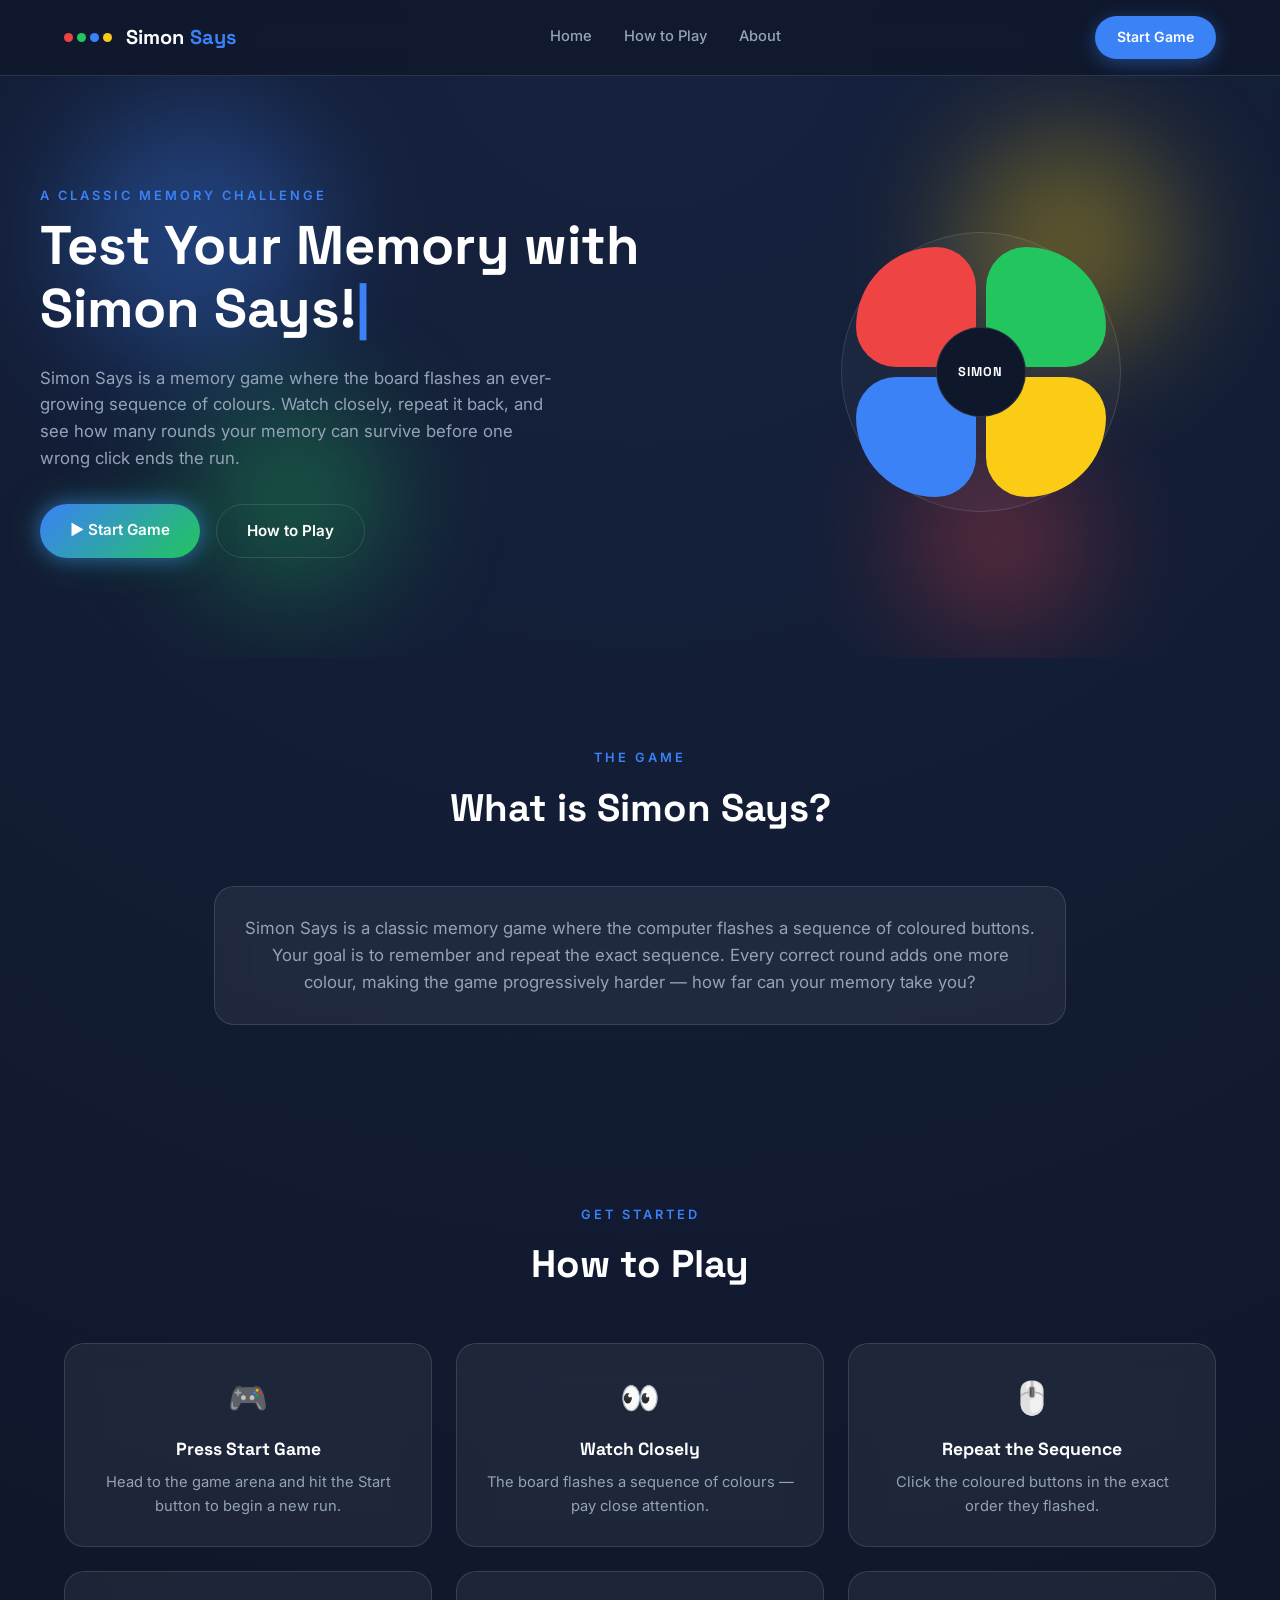
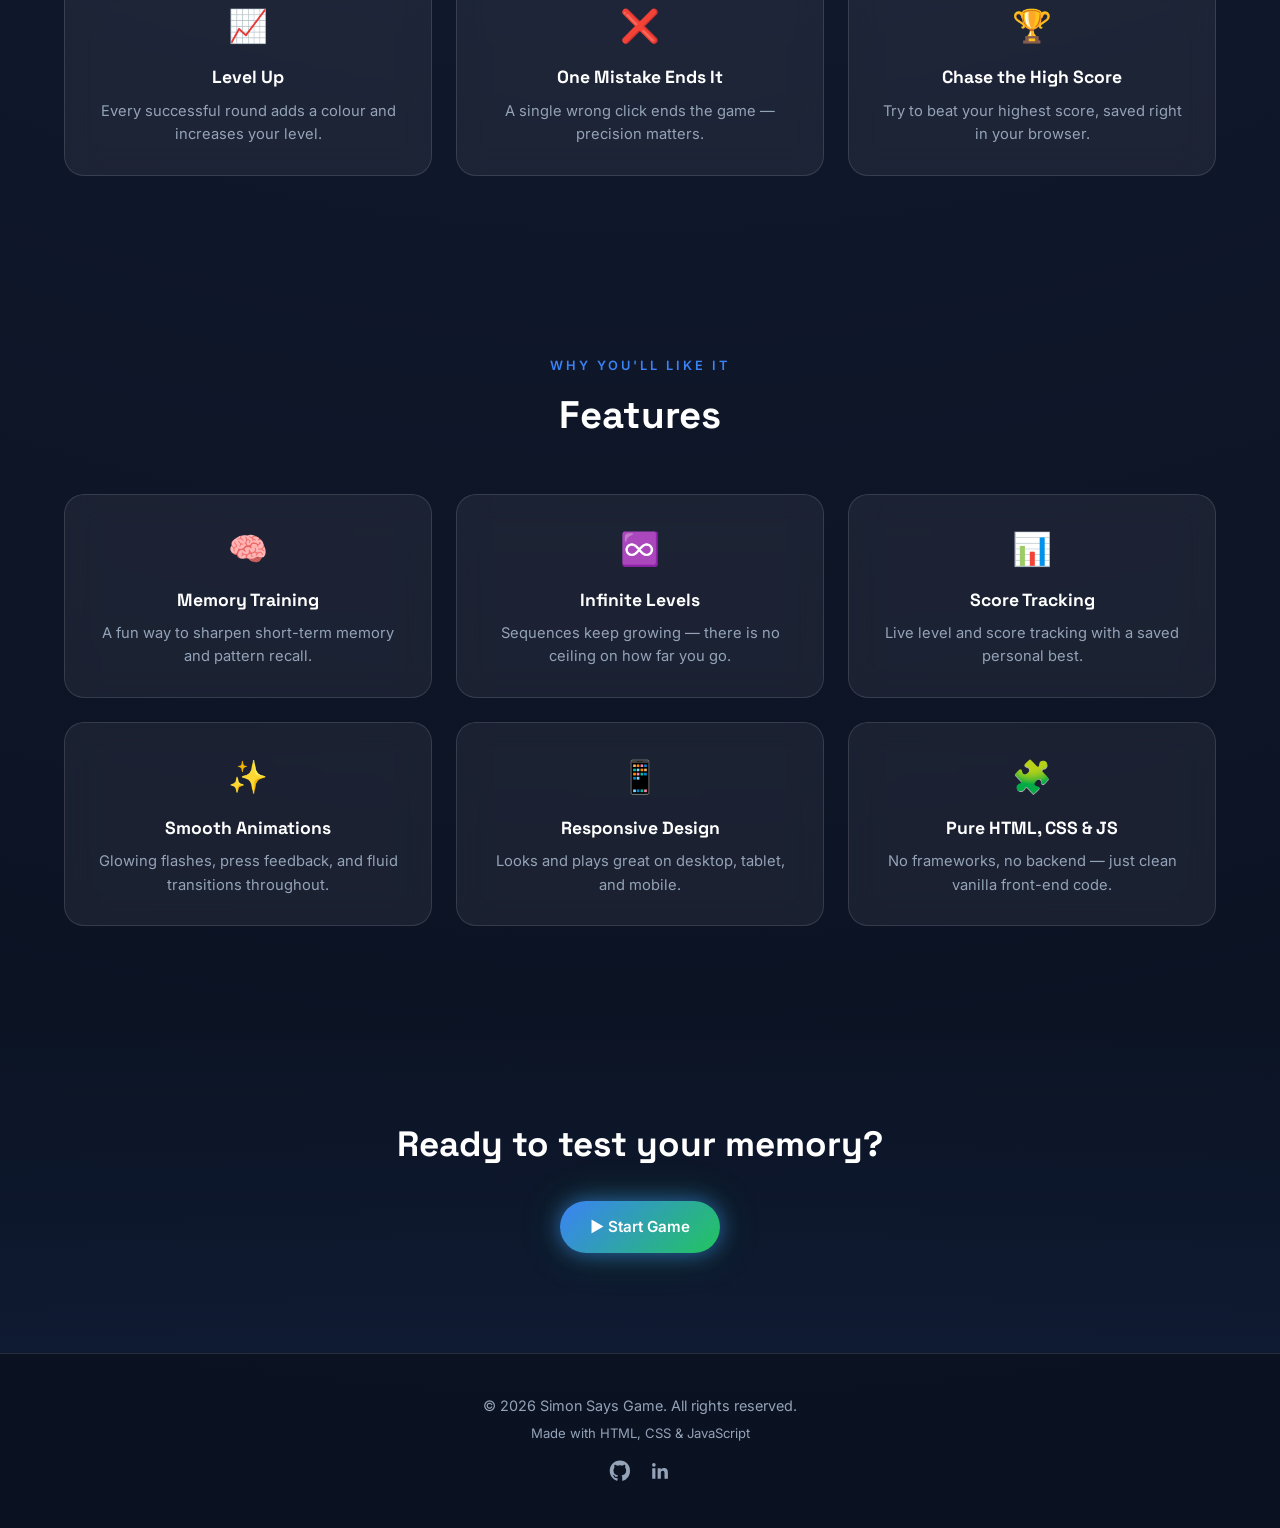
<file: index.html>
<!DOCTYPE html>
<html lang="en">
<head>
    <meta charset="UTF-8">
    <meta name="viewport" content="width=device-width, initial-scale=1.0">
    <title>Simon Says | Test Your Memory</title>
    <link rel="preconnect" href="https://fonts.googleapis.com" />
    <link href="https://fonts.googleapis.com/css2?family=Space+Grotesk:wght@500;600;700&family=Inter:wght@400;500;600&display=swap" rel="stylesheet" />
    <link rel="stylesheet" href="css/style.css">
</head>
<body>

    <div class="preloader" id="preloader">
        <div class="loader-ring">
            <span></span><span></span><span></span><span></span>
        </div>
    </div>

    <header class="navbar" id="navbar">
        <div class="nav-container">
            <a href="#top" class="logo">
                <span class="logo-dot dot-red"></span>
                <span class="logo-dot dot-green"></span>
                <span class="logo-dot dot-blue"></span>
                <span class="logo-dot dot-yellow"></span>
                Simon<span class="logo-accent">Says</span>
            </a>

            <nav class="nav-links" id="navLinks">
                <a href="#top">Home</a>
                <a href="#how-to-play">How to Play</a>
                <a href="#about">About</a>
            </nav>

            <a href="game.html" class="btn btn-primary nav-cta">Start Game</a>

            <button class="hamburger" id="hamburger" aria-label="Toggle navigation">
                <span></span><span></span><span></span>
            </button>
        </div>
    </header>

    <section class="hero" id="top">

        <div class="floating-shapes">
            <span class="shape shape-1"></span>
            <span class="shape shape-2"></span>
            <span class="shape shape-3"></span>
            <span class="shape shape-4"></span>
        </div>

        <div class="hero-container">
            <div class="hero-text">
                <p class="eyebrow">A CLASSIC MEMORY CHALLENGE</p>
                <h1 class="hero-title">
                <span id="typedText"></span><span class="cursor">|</span>
                </h1>
                <p class="hero-desc">
                Simon Says is a memory game where the board flashes an ever-growing
                sequence of colours. Watch closely, repeat it back, and see how many
                rounds your memory can survive before one wrong click ends the run.
                </p>
                <div class="hero-buttons">
                <a href="game.html" class="btn btn-glow">▶ Start Game</a>
                <a href="#how-to-play" class="btn btn-outline">How to Play</a>
                </div>
            </div>

            <div class="hero-illustration">
                <div class="simon-ring">
                <div class="pad pad-red"></div>
                <div class="pad pad-green"></div>
                <div class="pad pad-blue"></div>
                <div class="pad pad-yellow"></div>
                <div class="ring-center">SIMON</div>
                </div>
            </div>
        </div>
    </section>


    <section class="about" id="about">
        <div class="section-heading reveal">
            <p class="eyebrow center">THE GAME</p>
            <h2>What is Simon Says?</h2>
        </div>
        <div class="glass-card about-card reveal">
            <p>
                Simon Says is a classic memory game where the computer flashes a
                sequence of coloured buttons. Your goal is to remember and repeat the
                exact sequence. Every correct round adds one more colour, making the
                game progressively harder — how far can your memory take you?
            </p>
        </div>
    </section>

    <section class="how-to-play" id="how-to-play">
        <div class="section-heading reveal">
            <p class="eyebrow center">GET STARTED</p>
            <h2>How to Play</h2>
        </div>

        <div class="steps-grid">
            <div class="glass-card step-card reveal">
                <div class="step-icon">🎮</div>
                <h3>Press Start Game</h3>
                <p>Head to the game arena and hit the Start button to begin a new run.</p>
            </div>
            <div class="glass-card step-card reveal">
                <div class="step-icon">👀</div>
                <h3>Watch Closely</h3>
                <p>The board flashes a sequence of colours — pay close attention.</p>
            </div>
            <div class="glass-card step-card reveal">
                <div class="step-icon">🖱️</div>
                <h3>Repeat the Sequence</h3>
                <p>Click the coloured buttons in the exact order they flashed.</p>
            </div>
            <div class="glass-card step-card reveal">
                <div class="step-icon">📈</div>
                <h3>Level Up</h3>
                <p>Every successful round adds a colour and increases your level.</p>
            </div>
            <div class="glass-card step-card reveal">
                <div class="step-icon">❌</div>
                <h3>One Mistake Ends It</h3>
                <p>A single wrong click ends the game — precision matters.</p>
            </div>
            <div class="glass-card step-card reveal">
                <div class="step-icon">🏆</div>
                <h3>Chase the High Score</h3>
                <p>Try to beat your highest score, saved right in your browser.</p>
            </div>
        </div>
    </section>

    <section class="features" id="features">
        <div class="section-heading reveal">
            <p class="eyebrow center">WHY YOU'LL LIKE IT</p>
            <h2>Features</h2>
        </div>

        <div class="features-grid">
            <div class="glass-card feature-card reveal">
                <div class="feature-icon">🧠</div>
                <h3>Memory Training</h3>
                <p>A fun way to sharpen short-term memory and pattern recall.</p>
            </div>
            <div class="glass-card feature-card reveal">
                <div class="feature-icon">♾️</div>
                <h3>Infinite Levels</h3>
                <p>Sequences keep growing — there is no ceiling on how far you go.</p>
            </div>
            <div class="glass-card feature-card reveal">
                <div class="feature-icon">📊</div>
                <h3>Score Tracking</h3>
                <p>Live level and score tracking with a saved personal best.</p>
            </div>
            <div class="glass-card feature-card reveal">
                <div class="feature-icon">✨</div>
                <h3>Smooth Animations</h3>
                <p>Glowing flashes, press feedback, and fluid transitions throughout.</p>
            </div>
            <div class="glass-card feature-card reveal">
                <div class="feature-icon">📱</div>
                <h3>Responsive Design</h3>
                <p>Looks and plays great on desktop, tablet, and mobile.</p>
            </div>
            <div class="glass-card feature-card reveal">
                <div class="feature-icon">🧩</div>
                <h3>Pure HTML, CSS &amp; JS</h3>
                <p>No frameworks, no backend — just clean vanilla front-end code.</p>
            </div>
        </div>
    </section>

    <section class="final-cta reveal">
        <h2>Ready to test your memory?</h2>
        <a href="game.html" class="btn btn-glow">▶ Start Game</a>
    </section>

    <footer class="footer">
        <p>&copy; <span id="year"></span> Simon Says Game. All rights reserved.</p>
        <p class="footer-sub">Made with HTML, CSS &amp; JavaScript</p>
        <div class="social-icons">
            <a href="https://github.com/akash01082/Simon-Says-Game" target="_blank" rel="noopener" aria-label="GitHub">
                <!-- GitHub inline SVG icon -->
                <svg viewBox="0 0 24 24" width="22" height="22"><path fill="currentColor" d="M12 .5C5.7.5.8 5.4.8 11.7c0 5 3.2 9.3 7.7 10.8.6.1.8-.2.8-.6v-2.2c-3.1.7-3.8-1.3-3.8-1.3-.5-1.3-1.2-1.7-1.2-1.7-1-.7.1-.6.1-.6 1.1.1 1.7 1.1 1.7 1.1 1 1.7 2.6 1.2 3.2.9.1-.7.4-1.2.7-1.5-2.5-.3-5.1-1.2-5.1-5.5 0-1.2.4-2.2 1.1-3-.1-.3-.5-1.4.1-3 0 0 .9-.3 3 1.1a10.4 10.4 0 0 1 5.4 0c2.1-1.4 3-1.1 3-1.1.6 1.6.2 2.7.1 3 .7.8 1.1 1.8 1.1 3 0 4.3-2.6 5.2-5.1 5.5.4.4.8 1.1.8 2.2v3.3c0 .4.2.7.8.6 4.5-1.5 7.7-5.8 7.7-10.8C23.2 5.4 18.3.5 12 .5Z"/></svg>
            </a>
            <a href="https://www.linkedin.com/in/akash-kundu03" target="_blank" rel="noopener" aria-label="LinkedIn">
                <!-- LinkedIn inline SVG icon -->
                <svg viewBox="0 0 24 24" width="22" height="22"><path fill="currentColor" d="M20.4 20.4h-3.5v-5.6c0-1.3 0-3-1.9-3s-2.1 1.4-2.1 2.9v5.7H9.4V9h3.4v1.6h.1c.5-.9 1.6-1.9 3.4-1.9 3.6 0 4.3 2.4 4.3 5.5v6.2ZM5.3 7.4a2 2 0 1 1 0-4 2 2 0 0 1 0 4ZM7 20.4H3.5V9H7v11.4Z"/></svg>
            </a>
        </div>
    </footer>

    <script src="js/main.js"></script>
</body>
</html>
</file>
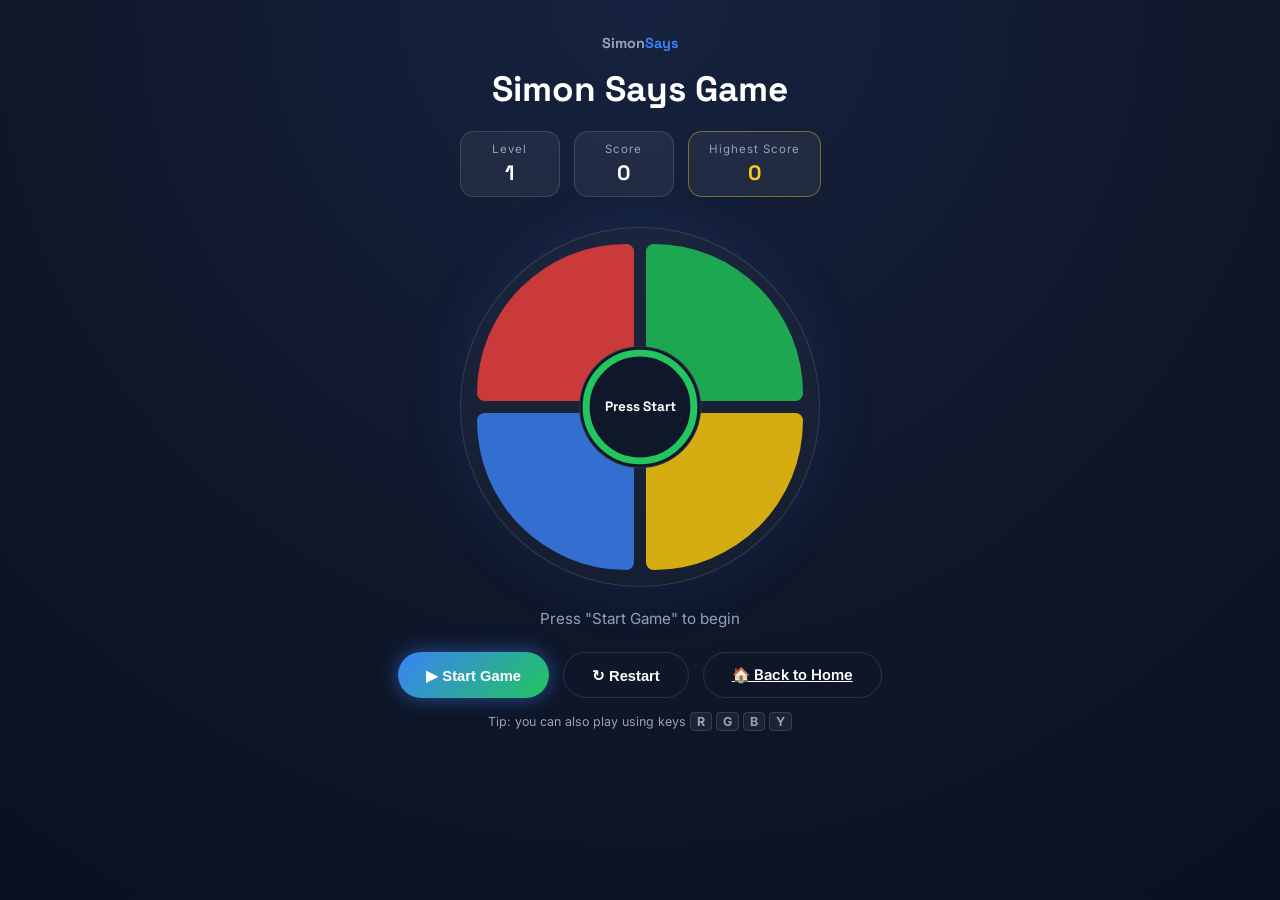
<file: game.html>
<!DOCTYPE html>
<html lang="en">
<head>
  <meta charset="UTF-8" />
  <meta name="viewport" content="width=device-width, initial-scale=1.0" />
  <title>Play | Simon Says</title>

  <link rel="preconnect" href="https://fonts.googleapis.com" />
  <link href="https://fonts.googleapis.com/css2?family=Space+Grotesk:wght@500;600;700&family=Inter:wght@400;500;600&display=swap" rel="stylesheet" />
  <link rel="stylesheet" href="css/game.css" />
</head>
<body>
    <div class="flash-overlay" id="flashOverlay"></div>
    <canvas id="confettiCanvas"></canvas>
    <div class="game-page">
        
        <header class="game-header">
            <a href="index.html" class="mini-logo">Simon<span>Says</span></a>
            <h1>Simon Says Game</h1>
            <div class="stats-bar">
                <div class="stat-pill">
                    <span class="stat-label">Level</span>
                    <span class="stat-value" id="levelValue">1</span>
                </div>
                <div class="stat-pill">
                    <span class="stat-label">Score</span>
                    <span class="stat-value" id="scoreValue">0</span>
                </div>
                <div class="stat-pill highest">
                    <span class="stat-label">Highest Score</span>
                    <span class="stat-value" id="highScoreValue">0</span>
                </div>
            </div>
        </header>

        <main class="game-arena">
            <div class="board-wrapper">
                <div class="simon-board" id="simonBoard">
                    <button class="pad-btn pad-red"    data-color="red"    aria-label="Red pad"></button>
                    <button class="pad-btn pad-green"  data-color="green"  aria-label="Green pad"></button>
                    <button class="pad-btn pad-blue"   data-color="blue"   aria-label="Blue pad"></button>
                    <button class="pad-btn pad-yellow" data-color="yellow" aria-label="Yellow pad"></button>

                    <div class="board-center" id="boardCenter">
                        <svg class="timer-ring" id="timerRing" viewBox="0 0 120 120" aria-hidden="true">
                            <circle class="timer-ring-bg" cx="60" cy="60" r="54"></circle>
                            <circle class="timer-ring-progress" id="timerRingProgress" cx="60" cy="60" r="54"></circle>
                        </svg>
                        <span id="centerText">Press Start</span>
                    </div>
                </div>
            </div>

            <p class="status-text" id="statusText">Press "Start Game" to begin</p>

            <div class="controls">
                <button class="btn btn-glow" id="startBtn">▶ Start Game</button>
                <button class="btn btn-outline" id="restartBtn">↻ Restart</button>
                <a href="index.html" class="btn btn-outline">🏠 Back to Home</a>
            </div>

            <p class="keyboard-hint">Tip: you can also play using keys <b>R</b> <b>G</b> <b>B</b> <b>Y</b></p>
        </main>

        <div class="modal-overlay" id="gameOverModal">
            <div class="glass-card modal-card">
                <h2 class="modal-title">Game Over!</h2>
                <p class="modal-line">Your Score: <span id="finalScore">0</span></p>
                <p class="modal-line">Highest Score: <span id="finalHighScore">0</span></p>
                <p class="modal-sub">Press Restart to Play Again</p>
                <div class="modal-actions">
                    <button class="btn btn-glow" id="modalRestartBtn">↻ Restart</button>
                    <button class="btn btn-outline btn-exit" id="exitBtn">🚪 Exit Game</button>
                </div>
            </div>
        </div>
    </div>

    <script src="js/game.js"></script>
</body>
</html>
</file>
<file: css/style.css>
:root {
  --bg: #0f172a;
  --bg-alt: #131c31;
  --primary: #3b82f6;
  --accent: #22c55e;
  --danger: #ef4444;
  --warning: #facc15;
  --text: #ffffff;
  --text-muted: #94a3b8;

  --glass-bg: rgba(255, 255, 255, 0.06);
  --glass-border: rgba(255, 255, 255, 0.12);

  --radius-lg: 20px;
  --radius-md: 14px;

  --font-heading: "Space Grotesk", sans-serif;
  --font-body: "Inter", sans-serif;
}


* {
  margin: 0;
  padding: 0;
  box-sizing: border-box;
}

html {
  scroll-behavior: smooth; 
}

body {
  font-family: var(--font-body);
  background: radial-gradient(circle at top, #16223f 0%, var(--bg) 55%, #0a1120 100%);
  color: var(--text);
  overflow-x: hidden;
  line-height: 1.6;
}

img { max-width: 100%; display: block; }
a { text-decoration: none; color: inherit; }
ul { list-style: none; }


.eyebrow {
  color: var(--primary);
  font-size: 0.8rem;
  letter-spacing: 3px;
  font-weight: 600;
  margin-bottom: 8px;
}
.eyebrow.center { text-align: center; }

.section-heading {
  text-align: center;
  max-width: 640px;
  margin: 0 auto 48px;
}
.section-heading h2 {
  font-family: var(--font-heading);
  font-size: clamp(1.8rem, 4vw, 2.4rem);
}


.glass-card {
  background: var(--glass-bg);
  border: 1px solid var(--glass-border);
  backdrop-filter: blur(14px);
  -webkit-backdrop-filter: blur(14px);
  border-radius: var(--radius-lg);
  padding: 28px;
  transition: transform 0.35s ease, box-shadow 0.35s ease, border-color 0.35s ease;
}
.glass-card:hover {
  transform: translateY(-6px);
  border-color: rgba(59, 130, 246, 0.5);
  box-shadow: 0 12px 40px rgba(59, 130, 246, 0.2);
}


.btn {
  display: inline-block;
  padding: 14px 30px;
  border-radius: 999px;
  font-weight: 600;
  font-size: 0.95rem;
  cursor: pointer;
  border: none;
  transition: transform 0.25s ease, box-shadow 0.25s ease, background 0.25s ease;
}
.btn:hover { transform: translateY(-3px); }
.btn:active { transform: scale(0.96); }

.btn-primary {
  background: var(--primary);
  color: #fff;
  box-shadow: 0 4px 18px rgba(59, 130, 246, 0.4);
}

.btn-glow {
  background: linear-gradient(135deg, var(--primary), var(--accent));
  color: #fff;
  box-shadow: 0 0 20px rgba(59, 130, 246, 0.6), 0 0 40px rgba(34, 197, 94, 0.25);
  animation: pulseGlow 2.4s ease-in-out infinite;
}
@keyframes pulseGlow {
  0%, 100% { box-shadow: 0 0 18px rgba(59,130,246,0.55), 0 0 30px rgba(34,197,94,0.2); }
  50%      { box-shadow: 0 0 30px rgba(59,130,246,0.85), 0 0 55px rgba(34,197,94,0.4); }
}

.btn-outline {
  background: transparent;
  border: 1px solid var(--glass-border);
  color: var(--text);
}
.btn-outline:hover {
    border-color: var(--primary); 
    color: var(--primary); 
}


.preloader {
  position: fixed;
  inset: 0;
  background: var(--bg);
  z-index: 999;
  display: flex;
  align-items: center;
  justify-content: center;
  transition: opacity 0.5s ease, visibility 0.5s ease;
}
.preloader.hidden { opacity: 0; visibility: hidden; }

.loader-ring { position: relative; width: 60px; height: 60px; }
.loader-ring span {
  position: absolute;
  width: 100%;
  height: 100%;
  border: 4px solid transparent;
  border-top-color: var(--primary);
  border-radius: 50%;
  animation: spin 1.2s linear infinite;
}
.loader-ring span:nth-child(2) { border-top-color: var(--accent); animation-delay: 0.15s; opacity: 0.8; }
.loader-ring span:nth-child(3) { border-top-color: var(--warning); animation-delay: 0.3s; opacity: 0.6; }
.loader-ring span:nth-child(4) { border-top-color: var(--danger); animation-delay: 0.45s; opacity: 0.4; }
@keyframes spin { to { transform: rotate(360deg); } }


.navbar {
  position: sticky;
  top: 0;
  z-index: 100;
  background: rgba(15, 23, 42, 0.75);
  backdrop-filter: blur(12px);
  border-bottom: 1px solid var(--glass-border);
}
.nav-container {
  max-width: 1200px;
  margin: 0 auto;
  padding: 16px 24px;
  display: flex;
  align-items: center;
  justify-content: space-between;
  gap: 16px;
}

.logo {
  font-family: var(--font-heading);
  font-weight: 700;
  font-size: 1.25rem;
  display: flex;
  align-items: center;
  gap: 6px;
}
.logo-accent { color: var(--primary); }
.logo-dot {
  width: 9px;
  height: 9px;
  border-radius: 50%;
  display: inline-block;
  margin-right: -2px;
  animation: dotPulse 1.6s ease-in-out infinite;
}
.dot-red { background: var(--danger); }
.dot-green { background: var(--accent); animation-delay: 0.2s; }
.dot-blue { background: var(--primary); animation-delay: 0.4s; }
.dot-yellow { background: var(--warning); animation-delay: 0.6s; margin-right: 8px; }
@keyframes dotPulse {
  0%, 100% { opacity: 0.4; transform: scale(0.85); }
  50% { opacity: 1; transform: scale(1.15); }
}

.nav-links { display: flex; gap: 32px; }
.nav-links a {
  font-size: 0.92rem;
  font-weight: 500;
  color: var(--text-muted);
  position: relative;
  transition: color 0.25s ease;
}
.nav-links a:hover { color: var(--text); }
.nav-links a::after {
  content: "";
  position: absolute;
  left: 0;
  bottom: -6px;
  width: 0;
  height: 2px;
  background: var(--primary);
  transition: width 0.25s ease;
}
.nav-links a:hover::after { width: 100%; }

.nav-cta { padding: 10px 22px; font-size: 0.88rem; }

.hamburger {
  display: none;
  flex-direction: column;
  gap: 5px;
  background: none;
  border: none;
  cursor: pointer;
}
.hamburger span {
  width: 24px;
  height: 2px;
  background: var(--text);
  border-radius: 2px;
  transition: transform 0.3s ease, opacity 0.3s ease;
}


.hero {
  position: relative;
  padding: 110px 24px 100px;
  overflow: hidden;
}

.floating-shapes { position: absolute; inset: 0; z-index: 0; pointer-events: none; }
.shape {
  position: absolute;
  border-radius: 50%;
  filter: blur(60px);
  opacity: 0.35;
  animation: floatShape 9s ease-in-out infinite;
}
.shape-1 { width: 260px; height: 260px; background: var(--primary); top: 5%; left: 5%; }
.shape-2 { width: 200px; height: 200px; background: var(--accent); top: 55%; left: 15%; animation-delay: 1.5s; }
.shape-3 { width: 220px; height: 220px; background: var(--warning); top: 10%; right: 8%; animation-delay: 3s; }
.shape-4 { width: 180px; height: 180px; background: var(--danger); bottom: 5%; right: 15%; animation-delay: 4.5s; }
@keyframes floatShape {
  0%, 100% { transform: translateY(0) translateX(0); }
  50% { transform: translateY(-30px) translateX(20px); }
}

.hero-container {
  position: relative;
  z-index: 1;
  max-width: 1200px;
  margin: 0 auto;
  display: grid;
  grid-template-columns: 1.1fr 0.9fr;
  gap: 48px;
  align-items: center;
}

.hero-text { animation: fadeInUp 1s ease both; }
@keyframes fadeInUp {
  from { opacity: 0; transform: translateY(30px); }
  to   { opacity: 1; transform: translateY(0); }
}

.hero-title {
  font-family: var(--font-heading);
  font-size: clamp(2.1rem, 5vw, 3.4rem);
  font-weight: 700;
  line-height: 1.15;
  margin-bottom: 20px;
  min-height: 2.4em;
}
.cursor { animation: blink 0.9s step-end infinite; color: var(--primary); }
@keyframes blink { 50% { opacity: 0; } }

.hero-desc {
  color: var(--text-muted);
  font-size: 1.05rem;
  max-width: 520px;
  margin-bottom: 32px;
}

.hero-buttons { display: flex; gap: 16px; flex-wrap: wrap; }


.hero-illustration { display: flex; justify-content: center; animation: fadeInUp 1.2s ease 0.2s both; }
.simon-ring {
  position: relative;
  width: 280px;
  height: 280px;
  display: grid;
  grid-template-columns: 1fr 1fr;
  grid-template-rows: 1fr 1fr;
  gap: 10px;
  border-radius: 50%;
  padding: 14px;
  background: rgba(255,255,255,0.03);
  border: 1px solid var(--glass-border);
}
.pad {
  border-radius: 50%;
  animation: padGlow 3.2s ease-in-out infinite;
}
.pad-red    { background: var(--danger);  border-top-left-radius: 100%; animation-delay: 0s; }
.pad-green  { background: var(--accent);  border-top-right-radius: 100%; animation-delay: 0.3s; }
.pad-blue   { background: var(--primary); border-bottom-left-radius: 100%; animation-delay: 0.6s; }
.pad-yellow { background: var(--warning); border-bottom-right-radius: 100%; animation-delay: 0.9s; }
@keyframes padGlow {
  0%, 70%, 100% { filter: brightness(1); box-shadow: 0 0 0 rgba(255,255,255,0); }
  80% { filter: brightness(1.6); box-shadow: 0 0 30px currentColor; }
}
.ring-center {
  position: absolute;
  top: 50%; left: 50%;
  transform: translate(-50%, -50%);
  width: 90px; height: 90px;
  background: var(--bg);
  border-radius: 50%;
  display: flex;
  align-items: center;
  justify-content: center;
  font-family: var(--font-heading);
  font-weight: 700;
  font-size: 0.8rem;
  letter-spacing: 1px;
  border: 1px solid var(--glass-border);
}

.about { padding: 90px 24px; max-width: 900px; margin: 0 auto; }
.about-card p { color: var(--text-muted); font-size: 1.05rem; text-align: center; }

.how-to-play { padding: 90px 24px; max-width: 1200px; margin: 0 auto; }
.steps-grid {
  display: grid;
  grid-template-columns: repeat(3, 1fr);
  gap: 24px;
}
.step-card { text-align: center; }
.step-icon { font-size: 2rem; margin-bottom: 12px; }
.step-card h3 { font-family: var(--font-heading); margin-bottom: 8px; font-size: 1.1rem; }
.step-card p { color: var(--text-muted); font-size: 0.92rem; }

.features { padding: 90px 24px; max-width: 1200px; margin: 0 auto; }
.features-grid {
  display: grid;
  grid-template-columns: repeat(3, 1fr);
  gap: 24px;
}
.feature-card { text-align: center; }
.feature-icon { font-size: 2rem; margin-bottom: 12px; }
.feature-card h3 { font-family: var(--font-heading); margin-bottom: 8px; font-size: 1.1rem; }
.feature-card p { color: var(--text-muted); font-size: 0.92rem; }

.final-cta {
  text-align: center;
  padding: 100px 24px;
  background: linear-gradient(180deg, transparent, rgba(59,130,246,0.08));
}
.final-cta h2 {
  font-family: var(--font-heading);
  font-size: clamp(1.6rem, 4vw, 2.2rem);
  margin-bottom: 28px;
}

.footer {
  text-align: center;
  padding: 40px 24px;
  border-top: 1px solid var(--glass-border);
  color: var(--text-muted);
  font-size: 0.9rem;
}
.footer-sub { margin: 6px 0 16px; font-size: 0.82rem; }
.social-icons { display: flex; justify-content: center; gap: 18px; }
.social-icons a {
  color: var(--text-muted);
  transition: color 0.25s ease, transform 0.25s ease;
}
.social-icons a:hover { color: var(--primary); transform: translateY(-3px); }

.reveal {
  opacity: 0;
  transform: translateY(40px);
  transition: opacity 0.7s ease, transform 0.7s ease;
}
.reveal.visible { opacity: 1; transform: translateY(0); }


@media (max-width: 900px) {
  .hero-container { grid-template-columns: 1fr; text-align: center; }
  .hero-text { display: flex; flex-direction: column; align-items: center; }
  .hero-buttons { justify-content: center; }
  .steps-grid, .features-grid { grid-template-columns: repeat(2, 1fr); }
}

@media (max-width: 720px) {
  .nav-links {
    position: absolute;
    top: 100%;
    left: 0;
    right: 0;
    background: rgba(15, 23, 42, 0.97);
    flex-direction: column;
    align-items: center;
    gap: 20px;
    padding: 24px 0;
    border-bottom: 1px solid var(--glass-border);
    transform: translateY(-140%);
    opacity: 0;
    transition: transform 0.35s ease, opacity 0.35s ease;
  }
  .nav-links.open { transform: translateY(0); opacity: 1; }
  .hamburger { display: flex; }
  .nav-cta { display: none; }
}

@media (max-width: 560px) {
  .steps-grid, .features-grid { grid-template-columns: 1fr; }
  .simon-ring { width: 220px; height: 220px; }
}
</file>
<file: css/game.css>
:root {
  --bg: #0f172a;
  --primary: #3b82f6;
  --accent: #22c55e;
  --danger: #ef4444;
  --warning: #facc15;
  --text: #ffffff;
  --text-muted: #94a3b8;

  --glass-bg: rgba(255, 255, 255, 0.06);
  --glass-border: rgba(255, 255, 255, 0.12);

  --font-heading: "Space Grotesk", sans-serif;
  --font-body: "Inter", sans-serif;
}

* { margin: 0; padding: 0; box-sizing: border-box; }

body {
  font-family: var(--font-body);
  background: radial-gradient(circle at top, #16223f 0%, var(--bg) 55%, #0a1120 100%);
  color: var(--text);
  min-height: 100vh;
  overflow-x: hidden;
}

.btn {
  display: inline-block;
  padding: 13px 28px;
  border-radius: 999px;
  font-weight: 600;
  font-size: 0.92rem;
  cursor: pointer;
  border: none;
  transition: transform 0.25s ease, box-shadow 0.25s ease;
}
.btn:hover { transform: translateY(-3px); }
.btn:active { transform: scale(0.95); }
.btn:disabled { opacity: 0.4; cursor: not-allowed; transform: none; }

.btn-glow {
  background: linear-gradient(135deg, var(--primary), var(--accent));
  color: #fff;
  box-shadow: 0 0 20px rgba(59, 130, 246, 0.55);
}
.btn-outline {
  background: transparent;
  border: 1px solid var(--glass-border);
  color: var(--text);
}
.btn-outline:hover { border-color: var(--primary); color: var(--primary); }
.btn-exit:hover { border-color: var(--danger); color: var(--danger); }
.glass-card {
  background: var(--glass-bg);
  border: 1px solid var(--glass-border);
  backdrop-filter: blur(14px);
  -webkit-backdrop-filter: blur(14px);
  border-radius: 20px;
}

.flash-overlay {
  position: fixed;
  inset: 0;
  background: var(--danger);
  opacity: 0;
  pointer-events: none;
  z-index: 200;
  transition: opacity 0.15s ease;
}
.flash-overlay.active { opacity: 0.35; }

#confettiCanvas {
  position: fixed;
  inset: 0;
  pointer-events: none;
  z-index: 150;
}

.game-page {
  max-width: 640px;
  margin: 0 auto;
  padding: 32px 20px 60px;
  display: flex;
  flex-direction: column;
  align-items: center;
  text-align: center;
}

.game-header { width: 100%; margin-bottom: 30px; }
.mini-logo {
  display: inline-block;
  font-family: var(--font-heading);
  font-weight: 700;
  color: var(--text-muted);
  text-decoration: none;
  font-size: 0.9rem;
  margin-bottom: 14px;
}
.mini-logo span { color: var(--primary); }

.game-header h1 {
  font-family: var(--font-heading);
  font-size: clamp(1.6rem, 4vw, 2.2rem);
  margin-bottom: 20px;
}

.stats-bar {
  display: flex;
  justify-content: center;
  gap: 14px;
  flex-wrap: wrap;
}
.stat-pill {
  background: var(--glass-bg);
  border: 1px solid var(--glass-border);
  border-radius: 14px;
  padding: 10px 20px;
  min-width: 100px;
}
.stat-pill.highest { border-color: rgba(250, 204, 21, 0.4); }
.stat-label {
  display: block;
  font-size: 0.72rem;
  color: var(--text-muted);
  letter-spacing: 1px;
  margin-bottom: 4px;
}
.stat-value {
  display: block;
  font-family: var(--font-heading);
  font-size: 1.3rem;
  font-weight: 700;
}
.stat-pill.highest .stat-value { color: var(--warning); }

.game-arena { width: 100%; display: flex; flex-direction: column; align-items: center; }

.board-wrapper { margin-bottom: 22px; }

.simon-board {
  position: relative;
  width: min(88vw, 360px);
  height: min(88vw, 360px);
  display: grid;
  grid-template-columns: 1fr 1fr;
  grid-template-rows: 1fr 1fr;
  gap: 12px;
  border-radius: 50%;
  padding: 16px;
  background: rgba(255, 255, 255, 0.03);
  border: 1px solid var(--glass-border);
  box-shadow: 0 0 60px rgba(59, 130, 246, 0.12);
}

.pad-btn {
  border: none;
  cursor: pointer;
  outline: none;
  transition: transform 0.12s ease, filter 0.15s ease, box-shadow 0.15s ease;
  filter: brightness(0.85);
}
.pad-btn:hover { filter: brightness(1.05); }
.pad-btn:active { transform: scale(0.94); }

.pad-red    { background: var(--danger);  border-radius: 100% 8px 8px 8px; }
.pad-green  { background: var(--accent);  border-radius: 8px 100% 8px 8px; }
.pad-blue   { background: var(--primary); border-radius: 8px 8px 8px 100%; }
.pad-yellow { background: var(--warning); border-radius: 8px 8px 100% 8px; }

.pad-btn.flash {
  filter: brightness(1.9) saturate(1.3);
  box-shadow: 0 0 45px currentColor, 0 0 90px currentColor;
  transform: scale(0.97);
}
.pad-red.flash    { color: var(--danger); }
.pad-green.flash  { color: var(--accent); }
.pad-blue.flash   { color: var(--primary); }
.pad-yellow.flash { color: var(--warning); }

.board-center {
  position: absolute;
  top: 50%; left: 50%;
  transform: translate(-50%, -50%);
  width: 34%;
  aspect-ratio: 1/1;
  background: var(--bg);
  border-radius: 50%;
  border: 1px solid var(--glass-border);
  display: flex;
  align-items: center;
  justify-content: center;
  font-family: var(--font-heading);
  font-weight: 700;
  font-size: 0.85rem;
  padding: 8px;
  text-align: center;
  pointer-events: none;
}

.timer-ring {
  position: absolute;
  inset: 0;
  width: 100%;
  height: 100%;
  transform: rotate(-90deg); /* start the arc from the top */
  pointer-events: none;
}
.timer-ring-bg {
  fill: none;
  stroke: rgba(255, 255, 255, 0.08);
  stroke-width: 7;
}
.timer-ring-progress {
  fill: none;
  stroke: var(--accent);
  stroke-width: 7;
  stroke-linecap: round;
  stroke-dasharray: 339.292; /* 2 * PI * 54 */
  stroke-dashoffset: 0;      /* 0 = fully loaded */
  transition: stroke 0.25s linear;
}

#centerText {
  position: relative;
  z-index: 1;
}

.status-text {
  color: var(--text-muted);
  min-height: 1.4em;
  margin-bottom: 22px;
  font-size: 0.95rem;
}

.controls {
  display: flex;
  gap: 14px;
  flex-wrap: wrap;
  justify-content: center;
  margin-bottom: 16px;
}

.keyboard-hint {
  font-size: 0.78rem;
  color: var(--text-muted);
}
.keyboard-hint b {
  background: var(--glass-bg);
  border: 1px solid var(--glass-border);
  padding: 1px 6px;
  border-radius: 4px;
}

.modal-overlay {
  position: fixed;
  inset: 0;
  background: rgba(5, 8, 16, 0.7);
  display: flex;
  align-items: center;
  justify-content: center;
  z-index: 300;
  opacity: 0;
  visibility: hidden;
  transition: opacity 0.3s ease, visibility 0.3s ease;
}
.modal-overlay.show { opacity: 1; visibility: visible; }

.modal-card {
  padding: 40px 36px;
  text-align: center;
  max-width: 340px;
  transform: scale(0.9);
  transition: transform 0.3s ease;
}
.modal-overlay.show .modal-card { transform: scale(1); }

.modal-title {
  font-family: var(--font-heading);
  color: var(--danger);
  font-size: 1.7rem;
  margin-bottom: 18px;
}
.modal-line { margin-bottom: 6px; font-size: 1rem; }
.modal-line span { font-weight: 700; color: var(--primary); }
.modal-sub { color: var(--text-muted); font-size: 0.85rem; margin: 14px 0 20px; }

.modal-actions {
  display: flex;
  flex-direction: column;
  gap: 12px;
}
.modal-actions .btn { width: 100%; }

@media (max-width: 480px) {
  .stat-pill { min-width: 84px; padding: 8px 14px; }
  .controls { flex-direction: column; width: 100%; }
  .controls .btn, .controls a { width: 100%; }
}
</file>
